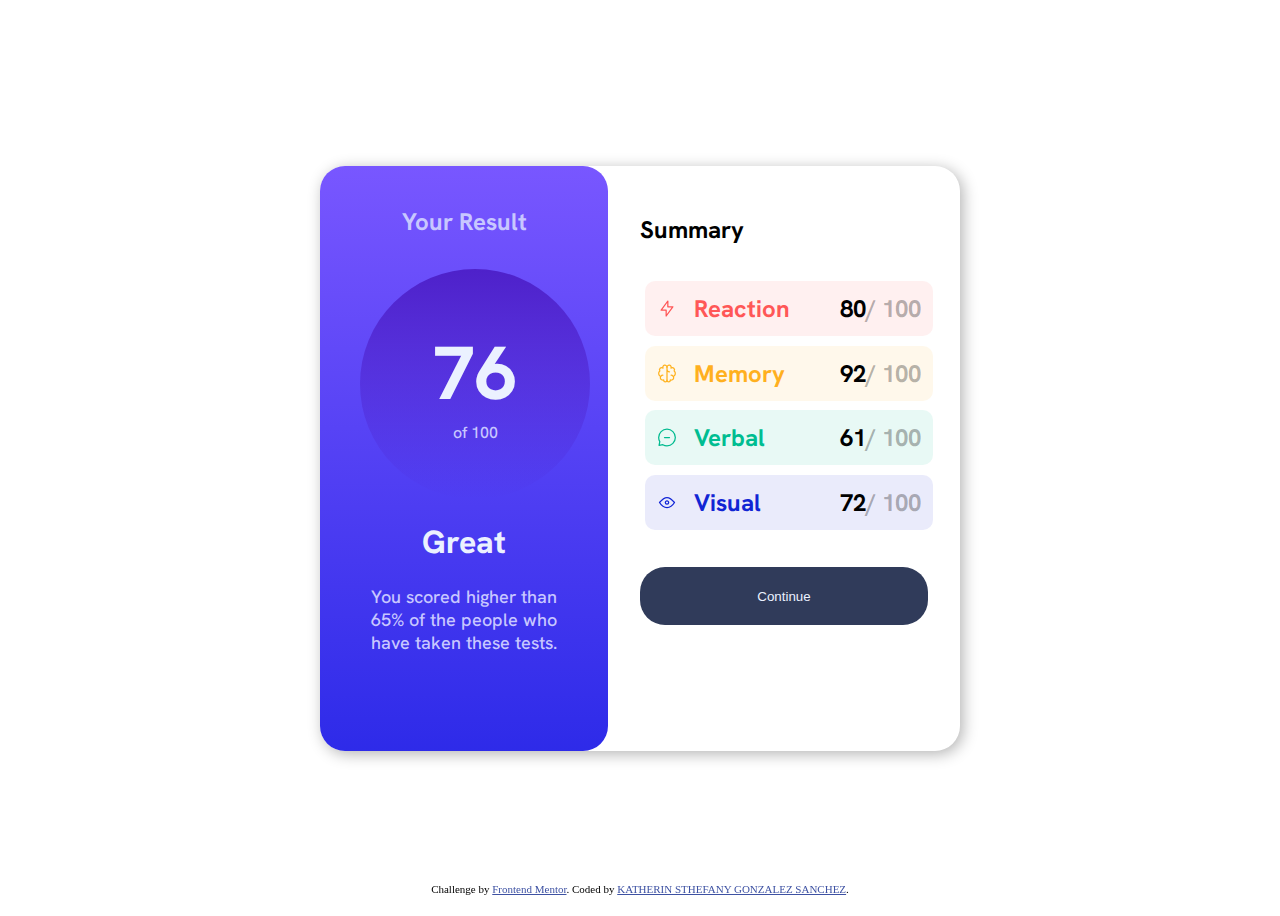
<file: prueba1 frontend/index.html>
<!DOCTYPE html>
<html lang="en">
<head>
  <meta charset="UTF-8">
  <meta name="viewport" content="width=device-width, initial-scale=1.0"> <!-- displays site properly based on user's device -->

  <link rel="icon" type="image/png" sizes="32x32" href="./assets/images/favicon-32x32.png">
  <link rel="stylesheet" href="style.css">
  
  <title>Frontend Mentor | Results summary component</title>

  <!-- Feel free to remove these styles or customise in your own stylesheet 👍 -->
  <style>
    .attribution { font-size: 11px; text-align: center; }
    .attribution a { color: hsl(228, 45%, 44%); }
  </style>
</head>
<body>
  <div class="main" id="main">
    <div class="Result" id="Result">
      <div class="header" id="header">
          Your Result
      </div>
    <div class="score" id="score">
   <span>76</span>
    of 100
  </div>
  <div class="description" id="description">
    <h2>Great</h2>
    You scored higher than 65% of the people who have taken these tests.
  </div>
</div>
<div class="header" id="header">
  Summary
</div>
<div class="content" id="content">
  <div class="attribute" id="Reaction">
    <img src="assets/images/icon-reaction.svg" alt="">
    <span>
      Reaction
    </span>
    80 
    <span>
      / 100
    </span>
  </div>
  <div class="attribute" id="Memory">
    <img src="assets/images/icon-memory.svg" alt="">
    <span>
      Memory
    </span>
    92 
    <span>
      / 100
    </span>
  </div>
  <div class="attribute" id="Verbal">
    <img src="assets/images/icon-verbal.svg" alt="">
    <span>
      Verbal
    </span>
    61 
    <span>
      / 100
    </span>
  </div>
  <div class="attribute" id="Visual">
    <img src="assets/images/icon-visual.svg" alt="">
    <span>
      Visual
    </span>
    72 
    <span>
      / 100
    </span>
  </div>
</div>
<div class="footer" id="footer">
  <button class="continue" id="continue">
    Continue
  </button>
</div>
</div>
<div class="attribution">
Challenge by <a href="https://www.frontendmentor.io?ref=challenge" target="_blank">Frontend Mentor</a>. 
Coded by <a href="https://github.com/sthefany-gonzalez">KATHERIN STHEFANY GONZALEZ SANCHEZ</a>.
</div>
</body>
</html>
</file>
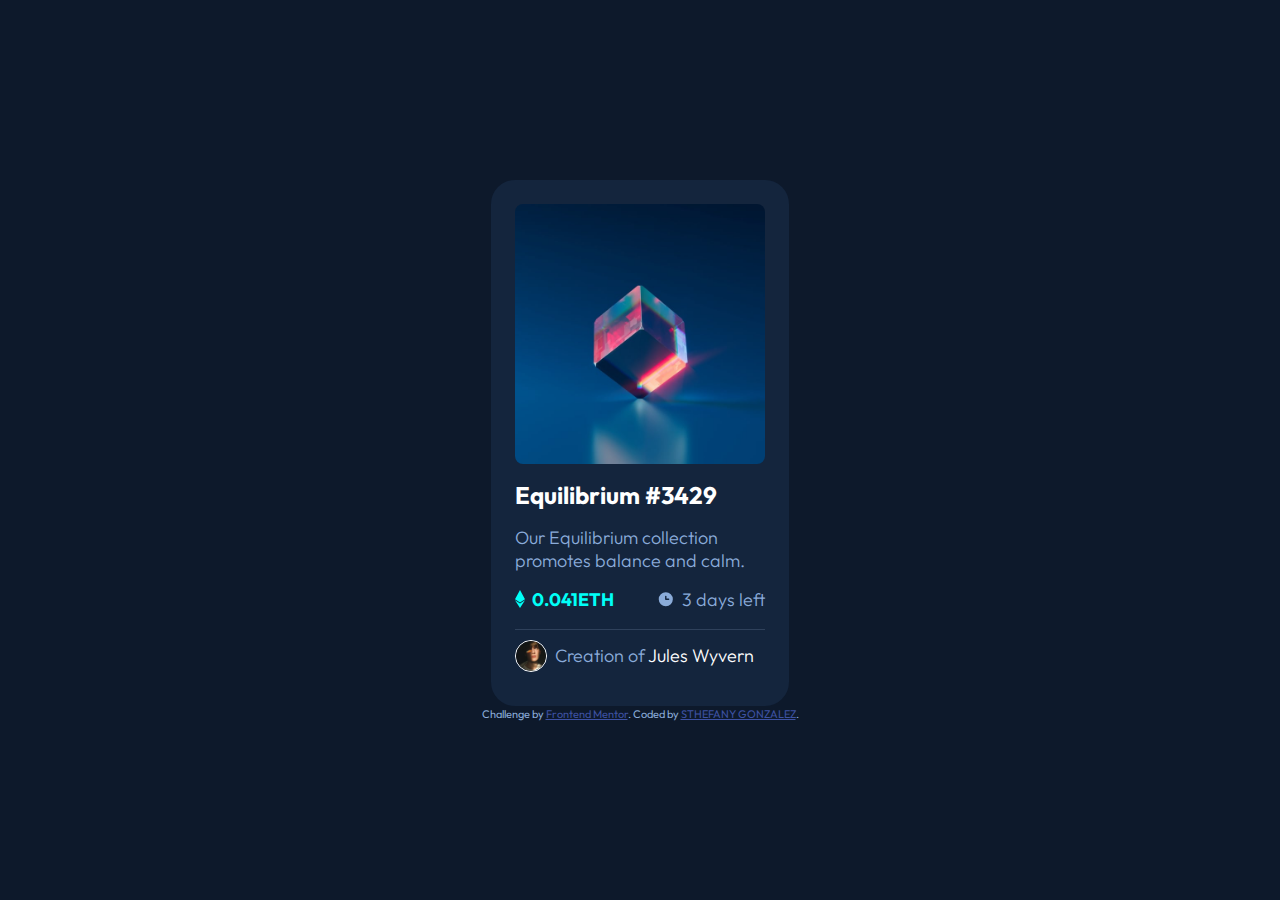
<file: Tarjeta de vista previa NFT/index.html>
<!DOCTYPE html>
<html lang="en">
<head>
  <meta charset="UTF-8">
  <meta name="viewport" content="width=device-width, initial-scale=1.0"> <!-- displays site properly based on user's device -->

  <link rel="icon" type="image/png" sizes="32x32" href="./images/favicon-32x32.png">
  <link rel="stylesheet" href="style.css">
  
  <title>Frontend Mentor | NFT preview card component</title>

  <!-- Feel free to remove these styles or customise in your own stylesheet 👍 -->
  <style>
    .attribution { font-size: 11px; text-align: center; }
    .attribution a { color: hsl(228, 45%, 44%); }
  </style>
</head>
<body>
  <div class="container">
    <div class="informations">
      <span class="image-container">
        <img src="images/image-equilibrium.jpg" alt="">
      </span>
      <h2>Equilibrium #3429</h2>
      <p>Our Equilibrium collection promotes balance and calm.</p>
      <div class="eth">
        <span class="ethereum">
          <img src="images/icon-ethereum.svg" alt="">
          <p>0.041ETH</p>
        </span>
        <span class="days">
          <img src="images/icon-clock.svg" alt="">
          <p>3 days left</p>
        </span>
      </div>
    </div>
    
    <div class="avatar">
      <img src="images/image-avatar.png" alt="">
      <p>Creation of <a href="#">Jules Wyvern</a></p>   
    </div> 
  </div>
  
  <div class="attribution">
    Challenge by <a href="https://www.frontendmentor.io?ref=challenge" target="_blank">Frontend Mentor</a>. 
    Coded by <a href="https://github.com/sthefany-gonzalez">STHEFANY GONZALEZ</a>.
  </div>
</body>
</html>
</file>
<file: prueba1 frontend/style.css>
@import url('https://fonts.googleapis.com/css2?family=Hanken+Grotesk:wght@400&display=swap');




body{
    display: grid;
    place-items: center;
    height: 100vh;
}
#main:hover{
    box-shadow: 10px 10px 20px rgba(0, 0, 0, .2);
}
#main{
    position: relative;
    margin: 0;
    padding: 0;
    justify-content: center;
    box-sizing: border-box;
    width: 50vw;
    height: 65vh;
    background-color: hsl(0, 0%, 100%);
    border-radius: 25px;
    align-items: center;
    box-shadow: 3px 3px 15px rgba(0, 0, 0, .3);
    transition: box-shadow .5s
}
#main>:not(#Result){
    margin-top: 2em; margin-left: 50%; margin-right: 2em; justify-content: start;  justify-items: stretch;
}
#Result{
    padding: 2.5em;
    position: absolute;
    background: linear-gradient(0deg, hsl(241, 81%, 54%) 0%, hsl(252, 100%, 67%) 100%);
    border-radius: 25px;
    text-align: center;
    align-items: center;
    justify-content: center;
    width: 45%;
    height: 100%;
    box-sizing: border-box;
}
#Result>.header{
    font-family: 'Hanken Grotesk';
    font-weight: 700;
    font-size: x-large;
    color: hsl(241, 100%, 89%);
}

/*Result side * Score*/
#Result>.score>span{
    font-family: 'Hanken Grotesk';
    font-weight: 750;
    font-size: 75px;
    color: hsl(221, 100%, 96%);
}
#Result>.score{
    display: grid;
    margin: 2em auto 1em auto;
    font-family: 'Hanken Grotesk';
    font-weight: 500;
    color: hsl(241, 100%, 89%);
    background: linear-gradient(0deg, hsla(241, 72%, 46%, 0) 0%, hsla(256, 72%, 46%, 1) 100%);
    border-radius: 50%;
    width: 230px;
    height: 230px;
    place-content: center;
}
#Result>.description::first-line{
    font-family: 'Hanken Grotesk';
    font-weight: 750;
    font-size: xx-large;
    color: hsl(221, 100%, 96%);
}
#Result>.description{
    font-family: 'Hanken Grotesk';
    font-weight: 500;
    font-size: large;
    color: hsl(241, 100%, 89%);
}
#main>.header{
    font-family: 'Hanken Grotesk';
    font-weight: 700;
    font-size: x-large;
}
#main>.content>.attribute{
    font-family: 'Hanken Grotesk';
    font-weight: 700;
    font-size: x-large;
    display: inline-flex;
    justify-content: space-between;
    box-sizing: border-box;
    margin: .2em;
    padding: .5em;
    border-radius: 10px;
}
#main>.content>.attribute>span:nth-child(3){
    color: hsla(0, 0%, 0%, .3);
}
#main>.content>#Reaction>img{
    margin-right: .7em;
}
#main>.content>#Reaction>span:nth-child(2){
    color: hsl(0, 100%, 67%);
    flex-grow: 2;
}
#main>.content>#Reaction{
    background: hsla(0, 100%, 67%, .09);
    width: 100%;
}
#main>.content>#Memory>img{
    margin-right: .7em;
}
#main>.content>#Memory>span:nth-child(2){
    color: hsl(39, 100%, 56%);
    flex-grow: 2;
}
#main>.content>#Memory{
    background: hsla(39, 100%, 56%, .09);
    width: 100%;
}
#main>.content>#Verbal>img{
    margin-right: .7em;
}
#main>.content>#Verbal>span:nth-child(2){
    color: hsl(166, 100%, 37%);
    flex-grow: 2;
}
#main>.content>#Verbal{
    background: hsla(166, 100%, 37%, .09);
    width: 100%;
}
#main>.content>#Visual>img{
    margin-right: .7em;
}
#main>.content>#Visual>span:nth-child(2){
    color: hsl(234, 85%, 45%);
    flex-grow: 2;
}
#main>.content>#Visual{
    background: hsla(234, 85%, 45%, .09);
    width: 100%;
}
#main>.footer{
    height: 10%;
}
#main>.footer>#continue{
    background: hsl(224, 30%, 27%);
    color: hsl(221, 100%, 96%);
    height: 100%;
    width: 100%;
    border-radius: 25px;
    outline: none;
    border: none;
    transition: background 2s;
}
#main>.footer>#continue:hover{
    cursor: pointer;
    background: linear-gradient(0deg, hsl(241, 81%, 54%) 0%, hsl(252, 100%, 67%) 100%);
}
.attribution{
    display: block;
    position: fixed;
    bottom: 5px;
}

@media only screen and (orientation:portrait) {
    body{
        margin: 0;
        padding: 0;
    }
    #main{
        width: 100%;
        height: 100%;
    }    
    #Result{
        width: 100%;
        height: 40%;
        border-top-left-radius: 0;
        border-top-right-radius: 0;
        border-bottom-left-radius: 25px;
        border-bottom-right-radius: 25px;
        padding: .9em;
    }
    #Result>.header{
        font-size: 18px;
    }
    #Result>.score{
        width: 110px;
        height: 110px;
        font-size: 15px;
        margin: 1.0em 1.0em 1.5em 5em;
    }
    #Result>.score>span{
        font-size: 3cm;
    }
    #Result>.description::first-line{
        font-size: large;
    }
    #Result>.description{
        font-size: medium;
    }
    #main>:not(#Result){
        margin-top: 2em;
        margin-left: 2em;
        margin-right: 2em;
    }
    #main>.header{
        margin-top: 55%!important;
        padding-top: 35%;
        font-size: larger;
    }
    #main>.content>.attribute{
        font-size: larger;
    }
    #main>.footer{
        height: 8%;
    }
    #main>.footer>#continue{
        border-radius: 30px;
    }
}

@media only screen and (max-height:820px){
    #Result>.header{
        font-size: medium;
    }
    #Result>.score{
    width: 160px;
    height: 160px;
    }
    #Result>.score>span{
        font-size: 65px;
    }
    #Result>.description::first-line{
        font-size: large;
    }
    #Result>.description{
        font-size: medium;
    }
    #main>.header{
        font-size: large;
    }
    #main>.content>.attribute{
        font-size: large;
    }
}
</file>
<file: Tarjeta de vista previa NFT/style.css>
@import url('https://fonts.googleapis.com/css2?family=Outfit:wght@300&display=swap');

  *{
    margin: 0;
    padding: 0;
    box-sizing: border-box;
    font-family: 'Outfit', sans-serif;
  }
  body{
    background-color: hsl(217, 54%, 11%);
    display: flex;
    align-items: center;
    justify-content: center;
    flex-direction: column;
    gap: 1px;
    width: 100vw;
    height: 100vh;
    color: hsl(215, 51%, 70%);
  }
  .container{
    background-color: hsl(216, 50%, 16%);
    border-radius: 1.5rem;
    padding: 1.5rem;
  }
  .image-container img{
    width: 250px;
    height: 260px;
    border-radius: 8px;
    cursor: pointer;
  }
  .image-container{
    width: 250px;
    height: 260px;
    border-radius: 8px;
    cursor: pointer;
}
  .informations{
    display: flex;
    flex-direction: column;
    gap: 1rem;
    position: relative;
    width: 250px;
  }
  h2{
    font-weight: bold;
    color: hsl(0, 0%, 100%);
    cursor: pointer;
  }
  p{
    font-size: 18px;
    font-weight: 300;
  }
  .eth{
    display: flex;
    align-items: center;
    justify-content: space-between;
  }
  .ethereum, .days{
    display: flex;
    align-items: center;
    gap: 7px;
  }
  .ethereum p{
    color: hsl(178, 100%, 50%);
    font-weight: bold;
  }
  .ethereum img{
    width: 10px;
    height: 18px;
  }
  .days img{
    width: 18px;
    height: 18px;
  }
  .avatar{
    margin-top: 18px;
    padding: 10px 0px;
    border-top: 1px solid hsl(215, 32%, 27%);
    display: flex;
    align-items: center;
    gap: 8px;
  }
  .avatar img{
    width: 32px;
    height: 32px;
    border-radius: 1000px;
    border: 1px solid hsl(0, 0%, 100%);
  }
  .avatar a{
    color: hsl(0, 0%, 100%);
    text-decoration: none;
  }
  .avatar a:hover, h2:hover{
    color: hsl(178, 100%, 50%);

  }

.image-container:hover{
  background: url(images/icon-view.svg) no-repeat center;
  background-color: hsl(178, 100%, 50%);
}

.image-container img:hover{
  opacity: 0.4;

}
</file>
